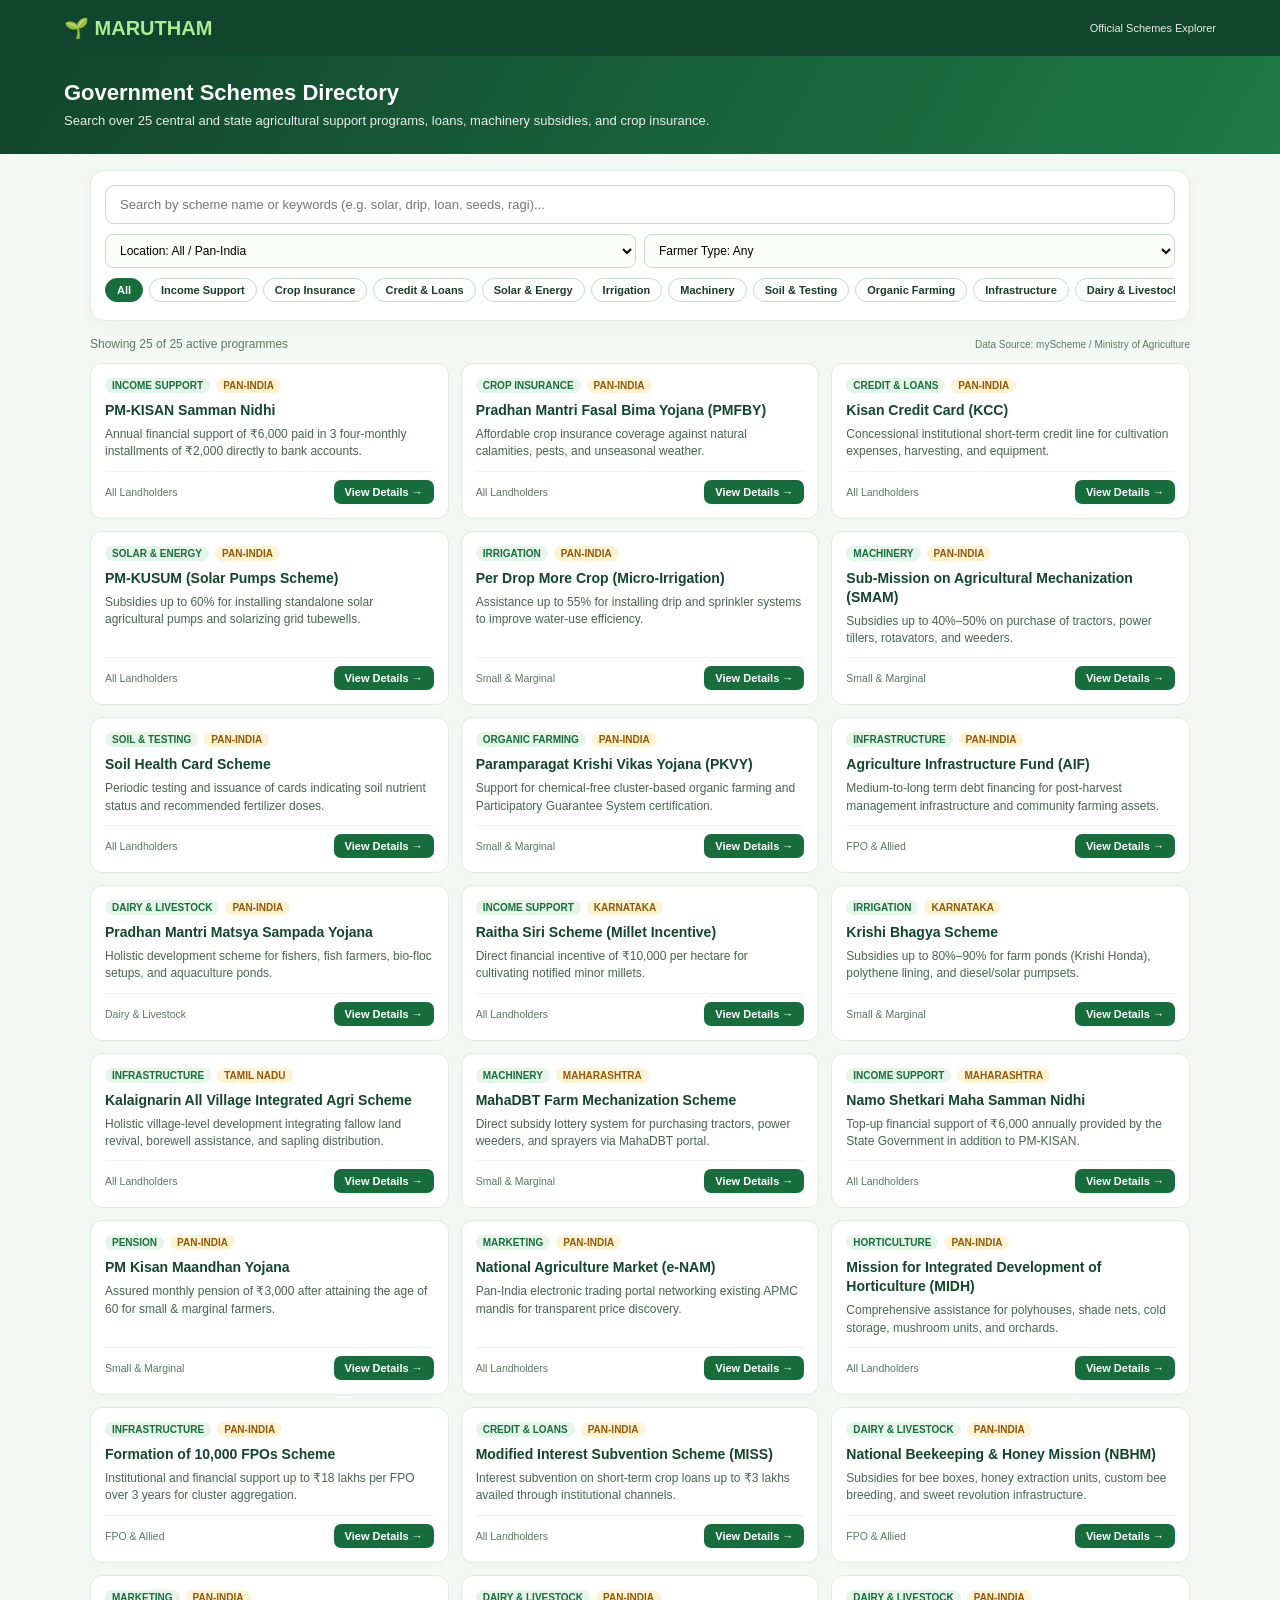
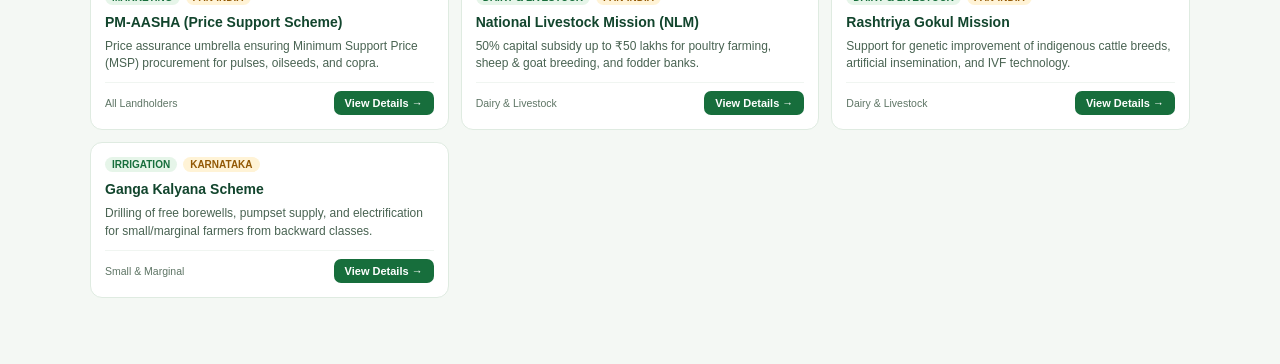
<file: scheme.html>
<!DOCTYPE html>
<html lang="en">
<head>
<meta charset="UTF-8">
<meta name="viewport" content="width=device-width, initial-scale=1.0">
<title>MARUTHAM | Farmer Government Scheme Finder</title>

<style>
* { box-sizing: border-box; margin: 0; padding: 0; }
:root {
  --primary: #12452d;
  --accent: #176e3c;
  --accent-light: #e6f5e9;
  --bg: #f4f8f4;
  --text: #183c2b;
  --muted: #5e7565;
  --card-border: #dfebe1;
}

body {
  font-family: -apple-system, BlinkMacSystemFont, "Segoe UI", Roboto, Helvetica, Arial, sans-serif;
  background: var(--bg);
  color: var(--text);
  padding-bottom: 50px;
}

header {
  background: var(--primary);
  color: white;
  padding: 16px 5%;
  display: flex;
  justify-content: space-between;
  align-items: center;
}

.brand {
  font-size: 20px;
  font-weight: 800;
  color: #a8ed91;
  display: flex;
  align-items: center;
  gap: 8px;
}

.hero {
  background: linear-gradient(120deg, #12452d 0%, #1e7a46 100%);
  color: white;
  padding: 24px 5%;
}

.hero h1 { font-size: 22px; margin-bottom: 6px; }
.hero p { font-size: 13px; opacity: 0.9; line-height: 1.4; }

.container {
  width: 94%;
  max-width: 1100px;
  margin: 16px auto;
}

/* SEARCH & FILTER CONTROLS */
.filter-panel {
  background: white;
  padding: 14px;
  border-radius: 14px;
  border: 1px solid var(--card-border);
  box-shadow: 0 4px 15px rgba(0,0,0,0.03);
  margin-bottom: 16px;
}

.search-box {
  width: 100%;
  padding: 11px 14px;
  border: 1px solid #c7d9cc;
  border-radius: 9px;
  font-size: 13px;
  outline: none;
  margin-bottom: 10px;
}

.search-box:focus {
  border-color: var(--accent);
  box-shadow: 0 0 0 3px rgba(23, 110, 60, 0.12);
}

.filter-row {
  display: grid;
  grid-template-columns: repeat(auto-fit, minmax(160px, 1fr));
  gap: 8px;
  margin-bottom: 10px;
}

.filter-select {
  width: 100%;
  padding: 8px 10px;
  border: 1px solid #c7d9cc;
  border-radius: 8px;
  font-size: 12px;
  background: #fbfdfb;
  outline: none;
}

.pill-group {
  display: flex;
  gap: 6px;
  overflow-x: auto;
  padding-bottom: 4px;
}

.pill-btn {
  white-space: nowrap;
  padding: 5px 11px;
  border-radius: 16px;
  border: 1px solid #c7d9cc;
  background: white;
  color: var(--text);
  font-size: 11px;
  font-weight: 600;
  cursor: pointer;
  transition: 0.15s;
}

.pill-btn.active {
  background: var(--accent);
  color: white;
  border-color: var(--accent);
}

.results-meta {
  display: flex;
  justify-content: space-between;
  align-items: center;
  font-size: 12px;
  color: var(--muted);
  margin-bottom: 12px;
}

/* SCHEME GRID */
.grid {
  display: grid;
  grid-template-columns: repeat(auto-fill, minmax(290px, 1fr));
  gap: 12px;
}

.card {
  background: white;
  border-radius: 12px;
  border: 1px solid var(--card-border);
  padding: 14px;
  display: flex;
  flex-direction: column;
  transition: transform 0.2s, box-shadow 0.2s;
}

.card:hover {
  transform: translateY(-2px);
  box-shadow: 0 6px 18px rgba(0,0,0,0.06);
}

.badge-strip {
  display: flex;
  gap: 6px;
  margin-bottom: 8px;
}

.badge {
  font-size: 10px;
  font-weight: 700;
  padding: 2px 7px;
  border-radius: 10px;
  background: var(--accent-light);
  color: var(--accent);
  text-transform: uppercase;
}

.badge-state {
  background: #fff3d6;
  color: #925805;
}

.card h3 {
  font-size: 14px;
  color: var(--primary);
  margin-bottom: 6px;
  line-height: 1.35;
}

.card p {
  font-size: 12px;
  color: #496352;
  line-height: 1.45;
  margin-bottom: 10px;
  flex: 1;
}

.card-footer {
  border-top: 1px solid #f0f5f1;
  padding-top: 8px;
  display: flex;
  justify-content: space-between;
  align-items: center;
}

.btn-details {
  background: var(--accent);
  color: white;
  border: none;
  padding: 6px 11px;
  border-radius: 7px;
  font-size: 11px;
  font-weight: 700;
  cursor: pointer;
}

/* MODAL */
.modal-backdrop {
  display: none;
  position: fixed;
  inset: 0;
  background: rgba(0, 0, 0, 0.6);
  z-index: 1000;
  align-items: center;
  justify-content: center;
  padding: 14px;
}

.modal-backdrop.show { display: flex; }

.modal-box {
  background: white;
  border-radius: 16px;
  width: 100%;
  max-width: 540px;
  max-height: 85vh;
  overflow-y: auto;
  padding: 20px;
  position: relative;
}

.modal-close {
  position: absolute;
  top: 12px;
  right: 12px;
  border: none;
  background: #edf3ee;
  border-radius: 50%;
  width: 30px;
  height: 30px;
  cursor: pointer;
  font-size: 15px;
}

.modal-section { margin: 12px 0; }
.modal-section b {
  display: block;
  font-size: 11px;
  color: var(--accent);
  text-transform: uppercase;
  letter-spacing: 0.5px;
  margin-bottom: 3px;
}

.modal-section p {
  font-size: 12.5px;
  line-height: 1.5;
  color: #2b4534;
}

.apply-btn {
  display: block;
  text-align: center;
  background: var(--accent);
  color: white;
  text-decoration: none;
  padding: 10px;
  border-radius: 8px;
  font-weight: bold;
  font-size: 12px;
  margin-top: 16px;
}
</style>
</head>

<body>

<header>
  <div class="brand">🌱 MARUTHAM</div>
  <div style="font-size: 11px; opacity: 0.9;">Official Schemes Explorer</div>
</header>

<section class="hero">
  <h1>Government Schemes Directory</h1>
  <p>Search over 25 central and state agricultural support programs, loans, machinery subsidies, and crop insurance.</p>
</section>

<main class="container">

  <div class="filter-panel">
    <input
      type="search"
      class="search-box"
      id="schemeSearch"
      placeholder="Search by scheme name or keywords (e.g. solar, drip, loan, seeds, ragi)..."
      aria-label="Search schemes"
    >

    <div class="filter-row">
      <select class="filter-select" id="stateFilter">
        <option value="All">Location: All / Pan-India</option>
        <option value="Pan-India">Pan-India (Central)</option>
        <option value="Karnataka">Karnataka</option>
        <option value="Tamil Nadu">Tamil Nadu</option>
        <option value="Maharashtra">Maharashtra</option>
      </select>

      <select class="filter-select" id="farmerTypeFilter">
        <option value="All">Farmer Type: Any</option>
        <option value="Small & Marginal">Small & Marginal (&lt; 2 Hectares)</option>
        <option value="All Landholders">All Landholders</option>
        <option value="FPO & Allied">FPOs & Agri-Entrepreneurs</option>
        <option value="Dairy & Livestock">Dairy & Livestock</option>
      </select>
    </div>

    <div class="pill-group" id="categoryPills"></div>
  </div>

  <div class="results-meta">
    <span id="resultsCount">Loading programmes...</span>
    <small>Data Source: myScheme / Ministry of Agriculture</small>
  </div>

  <div class="grid" id="schemesGrid"></div>

</main>

<div class="modal-backdrop" id="schemeModal" onclick="if(event.target===this)closeModal()">
  <div class="modal-box">
    <button class="modal-close" onclick="closeModal()">✕</button>
    <div id="modalDetails"></div>
  </div>
</div>

<script>
const schemesData = [
  {
    id: "pm-kisan",
    name: "PM-KISAN Samman Nidhi",
    category: "Income Support",
    scope: "Pan-India",
    farmerType: "All Landholders",
    summary: "Annual financial support of ₹6,000 paid in 3 four-monthly installments of ₹2,000 directly to bank accounts.",
    eligibility: "Landholding farmer families with cultivable land registered in their name, subject to exclusion criteria.",
    benefits: "Direct financial support of ₹6,000 annually via Direct Benefit Transfer (DBT).",
    documents: "Identity proof [Aadhaar/Voter ID/PAN], Bank account details, Landownership registry / RoR.",
    portal: "https://pmkisan.gov.in/"
  },
  {
    id: "pmfby",
    name: "Pradhan Mantri Fasal Bima Yojana (PMFBY)",
    category: "Crop Insurance",
    scope: "Pan-India",
    farmerType: "All Landholders",
    summary: "Affordable crop insurance coverage against natural calamities, pests, and unseasonal weather.",
    eligibility: "Farmers growing notified crops in notified areas, including sharecroppers and tenant cultivators.",
    benefits: "Maximum premium of 2% for Kharif, 1.5% for Rabi, and 5% for horticultural/commercial crops; government pays remainder.",
    documents: "Land records / Sowing Certificate, Bank passbook copy, Identity proof [Aadhaar/Voter ID/PAN].",
    portal: "https://pmfby.gov.in/"
  },
  {
    id: "kcc",
    name: "Kisan Credit Card (KCC)",
    category: "Credit & Loans",
    scope: "Pan-India",
    farmerType: "All Landholders",
    summary: "Concessional institutional short-term credit line for cultivation expenses, harvesting, and equipment.",
    eligibility: "Individual farmers, joint borrowers, tenant cultivators, oral lessees, and SHGs.",
    benefits: "Credit up to ₹3,00,000 at 7% base interest rate, reduced to 4% with prompt repayment subvention.",
    documents: "Identity & Address proof [Aadhaar/Voter ID/PAN], Land record documents, Loan application form.",
    portal: "https://www.myscheme.gov.in/schemes/kcc"
  },
  {
    id: "pm-kusum",
    name: "PM-KUSUM (Solar Pumps Scheme)",
    category: "Solar & Energy",
    scope: "Pan-India",
    farmerType: "All Landholders",
    summary: "Subsidies up to 60% for installing standalone solar agricultural pumps and solarizing grid tubewells.",
    eligibility: "Individual farmers, water user associations, and cooperatives.",
    benefits: "60% total financial subsidy (30% Central + 30% State), reducing diesel and electricity costs.",
    documents: "Land ownership records, Water source confirmation, Bank passbook, Identity proof [Aadhaar/Voter ID/PAN].",
    portal: "https://pmkusum.mnre.gov.in/"
  },
  {
    id: "per-drop",
    name: "Per Drop More Crop (Micro-Irrigation)",
    category: "Irrigation",
    scope: "Pan-India",
    farmerType: "Small & Marginal",
    summary: "Assistance up to 55% for installing drip and sprinkler systems to improve water-use efficiency.",
    eligibility: "Farmers with cultivable land and an assured water source.",
    benefits: "55% subsidy for small/marginal farmers; 45% for other category cultivators.",
    documents: "RTC / Land record, Water source certificate, Bank passbook, Identity proof [Aadhaar/Voter ID/PAN].",
    portal: "https://pmksy.gov.in/"
  },
  {
    id: "smam",
    name: "Sub-Mission on Agricultural Mechanization (SMAM)",
    category: "Machinery",
    scope: "Pan-India",
    farmerType: "Small & Marginal",
    summary: "Subsidies up to 40%–50% on purchase of tractors, power tillers, rotavators, and weeders.",
    eligibility: "Individual farmers, small & marginal landholders, women farmers, and registered FPOs.",
    benefits: "Financial subsidy up to 50% on registered implements and Custom Hiring Center setups.",
    documents: "Land RTC / Pahani, Machine quotation from authorized dealer, Bank passbook.",
    portal: "https://agrimachinery.nic.in/"
  },
  {
    id: "soil-health",
    name: "Soil Health Card Scheme",
    category: "Soil & Testing",
    scope: "Pan-India",
    farmerType: "All Landholders",
    summary: "Periodic testing and issuance of cards indicating soil nutrient status and recommended fertilizer doses.",
    eligibility: "All farmers owning or cultivating agricultural land.",
    benefits: "Clear analysis of 12 critical soil parameters (N, P, K, pH, micronutrients) to optimize fertilizer spending.",
    documents: "Survey number and sample collected by agricultural assistant.",
    portal: "https://soilhealth.dac.gov.in/"
  },
  {
    id: "pkvy",
    name: "Paramparagat Krishi Vikas Yojana (PKVY)",
    category: "Organic Farming",
    scope: "Pan-India",
    farmerType: "Small & Marginal",
    summary: "Support for chemical-free cluster-based organic farming and Participatory Guarantee System certification.",
    eligibility: "Farmers willing to form 20-hectare clusters practicing certified natural farming.",
    benefits: "₹50,000 per hectare support over 3 years, including direct support for organic seeds and bio-inputs.",
    documents: "Farmer cluster registration, Land tenancy/ownership records, Identity proof [Aadhaar/Voter ID/PAN].",
    portal: "https://pgsindia-ncof.gov.in/"
  },
  {
    id: "aif",
    name: "Agriculture Infrastructure Fund (AIF)",
    category: "Infrastructure",
    scope: "Pan-India",
    farmerType: "FPO & Allied",
    summary: "Medium-to-long term debt financing for post-harvest management infrastructure and community farming assets.",
    eligibility: "Farmers, Primary Agricultural Credit Societies, FPOs, Agri-entrepreneurs, and Start-ups.",
    benefits: "3% interest subvention per annum up to ₹2 Crores loan with credit guarantee coverage.",
    documents: "Project report, Land title/lease deed, Entity registration, Bank loan paperwork.",
    portal: "https://agriinfra.dac.gov.in/"
  },
  {
    id: "pmmsy",
    name: "Pradhan Mantri Matsya Sampada Yojana",
    category: "Dairy & Livestock",
    scope: "Pan-India",
    farmerType: "Dairy & Livestock",
    summary: "Holistic development scheme for fishers, fish farmers, bio-floc setups, and aquaculture ponds.",
    eligibility: "Fish farmers, self-help groups, fisheries cooperatives, and allied entrepreneurs.",
    benefits: "40% to 60% governmental financial assistance depending on beneficiary category.",
    documents: "Land or pond lease document, Water source proof, Identity document [Aadhaar/Voter ID/PAN], Bank passbook.",
    portal: "https://pmmsy.dof.gov.in/"
  },
  {
    id: "raitha-siri",
    name: "Raitha Siri Scheme (Millet Incentive)",
    category: "Income Support",
    scope: "Karnataka",
    farmerType: "All Landholders",
    summary: "Direct financial incentive of ₹10,000 per hectare for cultivating notified minor millets.",
    eligibility: "Farmers cultivating ragi, foxtail millet, little millet, or kodo millet in Karnataka.",
    benefits: "₹10,000 per hectare deposited directly into the farmer's bank account (max 2 hectares).",
    documents: "Karnataka FRUITS Farmer ID (FID), Pahani / RTC, Bank passbook.",
    portal: "https://fruits.karnataka.gov.in/"
  },
  {
    id: "krishi-bhagya",
    name: "Krishi Bhagya Scheme",
    category: "Irrigation",
    scope: "Karnataka",
    farmerType: "Small & Marginal",
    summary: "Subsidies up to 80%–90% for farm ponds (Krishi Honda), polythene lining, and diesel/solar pumpsets.",
    eligibility: "Dryland and rain-fed farmers residing in designated taluks of Karnataka.",
    benefits: "Up to 90% subsidy for SC/ST farmers and 80% for general farmers on water harvesting structures.",
    documents: "Karnataka FRUITS ID, RTC copy, Bank passbook, Land sketch.",
    portal: "https://raitamitra.karnataka.gov.in/"
  },
  {
    id: "kalaignar-all-village",
    name: "Kalaignarin All Village Integrated Agri Scheme",
    category: "Infrastructure",
    scope: "Tamil Nadu",
    farmerType: "All Landholders",
    summary: "Holistic village-level development integrating fallow land revival, borewell assistance, and sapling distribution.",
    eligibility: "Farmers in selected village panchayats across Tamil Nadu.",
    benefits: "Free distribution of fruit saplings, vegetable seed kits, farm tools, and irrigation channel restoration.",
    documents: "Patta / Chitta copy, Identity proof [Aadhaar/Voter ID/PAN], Ration card, Bank passbook.",
    portal: "https://tnhorticulture.tn.gov.in/"
  },
  {
    id: "mahadbt-tractor",
    name: "MahaDBT Farm Mechanization Scheme",
    category: "Machinery",
    scope: "Maharashtra",
    farmerType: "Small & Marginal",
    summary: "Direct subsidy lottery system for purchasing tractors, power weeders, and sprayers via MahaDBT portal.",
    eligibility: "Farmers holding agricultural land in Maharashtra with verified 7/12 extract.",
    benefits: "Up to 50% subsidy on power tillers and rotavators credited directly through DBT.",
    documents: "7/12 and 8-A extract, Quotation from verified implement dealer, Identity proof [Aadhaar/Voter ID/PAN].",
    portal: "https://mahadbt.maharashtra.gov.in/"
  },
  {
    id: "namo-shetkari",
    name: "Namo Shetkari Maha Samman Nidhi",
    category: "Income Support",
    scope: "Maharashtra",
    farmerType: "All Landholders",
    summary: "Top-up financial support of ₹6,000 annually provided by the State Government in addition to PM-KISAN.",
    eligibility: "All beneficiaries eligible under and receiving PM-KISAN instalments in Maharashtra.",
    benefits: "Additional ₹6,000 per year, bringing total combined annual support to ₹12,000.",
    documents: "Active PM-KISAN registration, Aadhaar-seeded bank account, 7/12 land record.",
    portal: "https://mahadbt.maharashtra.gov.in/"
  },
  {
    id: "pm-mandhan",
    name: "PM Kisan Maandhan Yojana",
    category: "Pension",
    scope: "Pan-India",
    farmerType: "Small & Marginal",
    summary: "Assured monthly pension of ₹3,000 after attaining the age of 60 for small & marginal farmers.",
    eligibility: "Farmers aged 18 to 40 years holding cultivable land up to 2 hectares.",
    benefits: "Guaranteed ₹3,000 monthly pension with 50% matched contribution from the Central Government.",
    documents: "Identity document [Aadhaar/Voter ID/PAN], Bank account details / Jan Dhan passbook.",
    portal: "https://maandhan.in/"
  },
  {
    id: "enam",
    name: "National Agriculture Market (e-NAM)",
    category: "Marketing",
    scope: "Pan-India",
    farmerType: "All Landholders",
    summary: "Pan-India electronic trading portal networking existing APMC mandis for transparent price discovery.",
    eligibility: "Farmers, traders, and farmer producer organizations registered with participating mandis.",
    benefits: "Access to nationwide buyers, competitive bidding, assaying facilities, and direct online payment.",
    documents: "Mandi registration, Bank account passbook, Identity proof [Aadhaar/Voter ID/PAN].",
    portal: "https://enam.gov.in/"
  },
  {
    id: "midh",
    name: "Mission for Integrated Development of Horticulture (MIDH)",
    category: "Horticulture",
    scope: "Pan-India",
    farmerType: "All Landholders",
    summary: "Comprehensive assistance for polyhouses, shade nets, cold storage, mushroom units, and orchards.",
    eligibility: "Individual farmers, self-help groups, FPOs, and private entrepreneurs.",
    benefits: "Capital subsidy between 35% and 50% on protected cultivation structures and nursery setups.",
    documents: "Land ownership records, Detailed project proposal, Bank passbook, Identity proof [Aadhaar/Voter ID/PAN].",
    portal: "https://midh.gov.in/"
  },
  {
    id: "fpo-10000",
    name: "Formation of 10,000 FPOs Scheme",
    category: "Infrastructure",
    scope: "Pan-India",
    farmerType: "FPO & Allied",
    summary: "Institutional and financial support up to ₹18 lakhs per FPO over 3 years for cluster aggregation.",
    eligibility: "Groups of small, marginal, and landholding farmers forming registered producer companies.",
    benefits: "Financial grant up to ₹18 Lakhs for management expenses plus matching equity grants up to ₹2,000 per member.",
    documents: "Company / Society registration certificate, Member farmer registry, Bank account details.",
    portal: "https://sfacindia.com/"
  },
  {
    id: "subvention",
    name: "Modified Interest Subvention Scheme (MISS)",
    category: "Credit & Loans",
    scope: "Pan-India",
    farmerType: "All Landholders",
    summary: "Interest subvention on short-term crop loans up to ₹3 lakhs availed through institutional channels.",
    eligibility: "Farmers availing crop loans through commercial banks, cooperative banks, or RRBs.",
    benefits: "1.5% interest subvention to lending institutions; additional 3% subvention for prompt repayment (effective rate 4%).",
    documents: "Kisan Credit Card / Loan passbook, Bank KYC documents.",
    portal: "https://www.myscheme.gov.in/"
  },
  {
    id: "nbhm",
    name: "National Beekeeping & Honey Mission (NBHM)",
    category: "Dairy & Livestock",
    scope: "Pan-India",
    farmerType: "FPO & Allied",
    summary: "Subsidies for bee boxes, honey extraction units, custom bee breeding, and sweet revolution infrastructure.",
    eligibility: "Small landholders, beekeepers, women self-help groups, and registered beekeeping societies.",
    benefits: "Subsidies ranging from 40% to 75% on bee colonies, hives, and extraction equipment.",
    documents: "Beekeeping training certificate, Land/farm verification, Identity proof [Aadhaar/Voter ID/PAN].",
    portal: "https://nbb.gov.in/"
  },
  {
    id: "pm-aasha",
    name: "PM-AASHA (Price Support Scheme)",
    category: "Marketing",
    scope: "Pan-India",
    farmerType: "All Landholders",
    summary: "Price assurance umbrella ensuring Minimum Support Price (MSP) procurement for pulses, oilseeds, and copra.",
    eligibility: "Farmers cultivating notified oilseeds and pulses.",
    benefits: "Direct procurement at official MSP or price deficiency payment when market prices fall below floor rate.",
    documents: "Farmer portal registration, Sowing / crop confirmation certificate, Bank passbook.",
    portal: "https://www.india.gov.in/"
  },
  {
    id: "nlr-mission",
    name: "National Livestock Mission (NLM)",
    category: "Dairy & Livestock",
    scope: "Pan-India",
    farmerType: "Dairy & Livestock",
    summary: "50% capital subsidy up to ₹50 lakhs for poultry farming, sheep & goat breeding, and fodder banks.",
    eligibility: "Individual farmers, SHGs, FPOs, and entrepreneurs investing in small ruminants or poultry.",
    benefits: "50% back-ended capital subsidy on project cost for sheep, goat, piggery, and poultry breeding farms.",
    documents: "Detailed project report (DPR), Bank loan sanction letter, Land title/lease deed, KYC.",
    portal: "https://dahd.nic.in/"
  },
  {
    id: "gokul-mission",
    name: "Rashtriya Gokul Mission",
    category: "Dairy & Livestock",
    scope: "Pan-India",
    farmerType: "Dairy & Livestock",
    summary: "Support for genetic improvement of indigenous cattle breeds, artificial insemination, and IVF technology.",
    eligibility: "Dairy farmers, gaushalas, and breeders rearing native cow and buffalo breeds.",
    benefits: "Subsidized sex-sorted semen doses, free artificial insemination, and breed development incentives.",
    documents: "Ear-tag registry (Bharat Pashudhan portal), Owner identity proof [Aadhaar/Voter ID/PAN].",
    portal: "https://dahd.nic.in/"
  },
  {
    id: "karnataka-ganga",
    name: "Ganga Kalyana Scheme",
    category: "Irrigation",
    scope: "Karnataka",
    farmerType: "Small & Marginal",
    summary: "Drilling of free borewells, pumpset supply, and electrification for small/marginal farmers from backward classes.",
    eligibility: "Small and marginal farmers belonging to SC, ST, and backward communities in Karnataka.",
    benefits: "Complete financial grant for drilling borewells, pump installation, and power energization.",
    documents: "Caste and Income certificate, Pahani (RTC), Sub-division certificate, Bank passbook.",
    portal: "https://kmdc.karnataka.gov.in/"
  }
];

let selectedCategory = "All";

function initCategories() {
  const categories = ["All", ...new Set(schemesData.map(s => s.category))];
  const container = document.getElementById("categoryPills");
  container.innerHTML = "";

  categories.forEach(cat => {
    const btn = document.createElement("button");
    btn.className = `pill-btn ${cat === selectedCategory ? 'active' : ''}`;
    btn.textContent = cat;
    btn.onclick = () => {
      selectedCategory = cat;
      document.querySelectorAll(".pill-btn").forEach(b => b.classList.remove("active"));
      btn.classList.add("active");
      renderSchemes();
    };
    container.appendChild(btn);
  });
}

function renderSchemes() {
  const query = document.getElementById("schemeSearch").value.trim().toLowerCase();
  const selectedState = document.getElementById("stateFilter").value;
  const selectedFarmer = document.getElementById("farmerTypeFilter").value;

  const filtered = schemesData.filter(s => {
    const matchesCat = selectedCategory === "All" || s.category === selectedCategory;
    const matchesState = selectedState === "All" || s.scope === "Pan-India" || s.scope === selectedState;
    const matchesFarmer = selectedFarmer === "All" || s.farmerType === "All Landholders" || s.farmerType === selectedFarmer;
    const matchesQuery = (s.name + " " + s.summary + " " + s.benefits + " " + s.category).toLowerCase().includes(query);

    return matchesCat && matchesState && matchesFarmer && matchesQuery;
  });

  document.getElementById("resultsCount").textContent = `Showing ${filtered.length} of ${schemesData.length} active programmes`;

  const grid = document.getElementById("schemesGrid");
  grid.innerHTML = "";

  if (filtered.length === 0) {
    grid.innerHTML = `
      <div style="grid-column: 1/-1; text-align: center; padding: 36px; background: white; border-radius: 12px; border: 1px solid var(--card-border);">
        <h3 style="font-size: 15px; color: var(--primary);">No matching schemes found</h3>
        <p style="color: var(--muted); margin-top: 6px; font-size: 12px;">Try clearing your search query or setting the location/farmer filter to 'All'.</p>
      </div>
    `;
    return;
  }

  filtered.forEach(scheme => {
    const card = document.createElement("article");
    card.className = "card";
    card.innerHTML = `
      <div class="badge-strip">
        <span class="badge">${scheme.category}</span>
        <span class="badge badge-state">${scheme.scope}</span>
      </div>
      <h3>${scheme.name}</h3>
      <p>${scheme.summary}</p>
      <div class="card-footer">
        <small style="color: var(--muted); font-size: 10.5px;">${scheme.farmerType}</small>
        <button class="btn-details" onclick="openDetails('${scheme.id}')">View Details →</button>
      </div>
    `;
    grid.appendChild(card);
  });
}

function openDetails(schemeId) {
  const scheme = schemesData.find(s => s.id === schemeId);
  if (!scheme) return;

  const modal = document.getElementById("modalDetails");
  modal.innerHTML = `
    <div class="badge-strip" style="margin-bottom: 6px;">
      <span class="badge">${scheme.category}</span>
      <span class="badge badge-state">${scheme.scope}</span>
    </div>
    <h2 style="font-size: 18px; color: var(--primary); margin-bottom: 12px;">${scheme.name}</h2>
    
    <div class="modal-section">
      <b>Programme Benefits</b>
      <p>${scheme.benefits}</p>
    </div>

    <div class="modal-section">
      <b>Eligibility Criteria</b>
      <p>${scheme.eligibility}</p>
    </div>

    <div class="modal-section">
      <b>Required Documents</b>
      <p>${scheme.documents}</p>
    </div>

    <a class="apply-btn" href="${scheme.portal}" target="_blank" rel="noopener noreferrer">
      Visit Official Portal ↗
    </a>
  `;

  document.getElementById("schemeModal").classList.add("show");
}

function closeModal() {
  document.getElementById("schemeModal").classList.remove("show");
}

document.getElementById("schemeSearch").addEventListener("input", renderSchemes);
document.getElementById("stateFilter").addEventListener("change", renderSchemes);
document.getElementById("farmerTypeFilter").addEventListener("change", renderSchemes);

initCategories();
renderSchemes();
</script>

</body>
</html>
</file>
